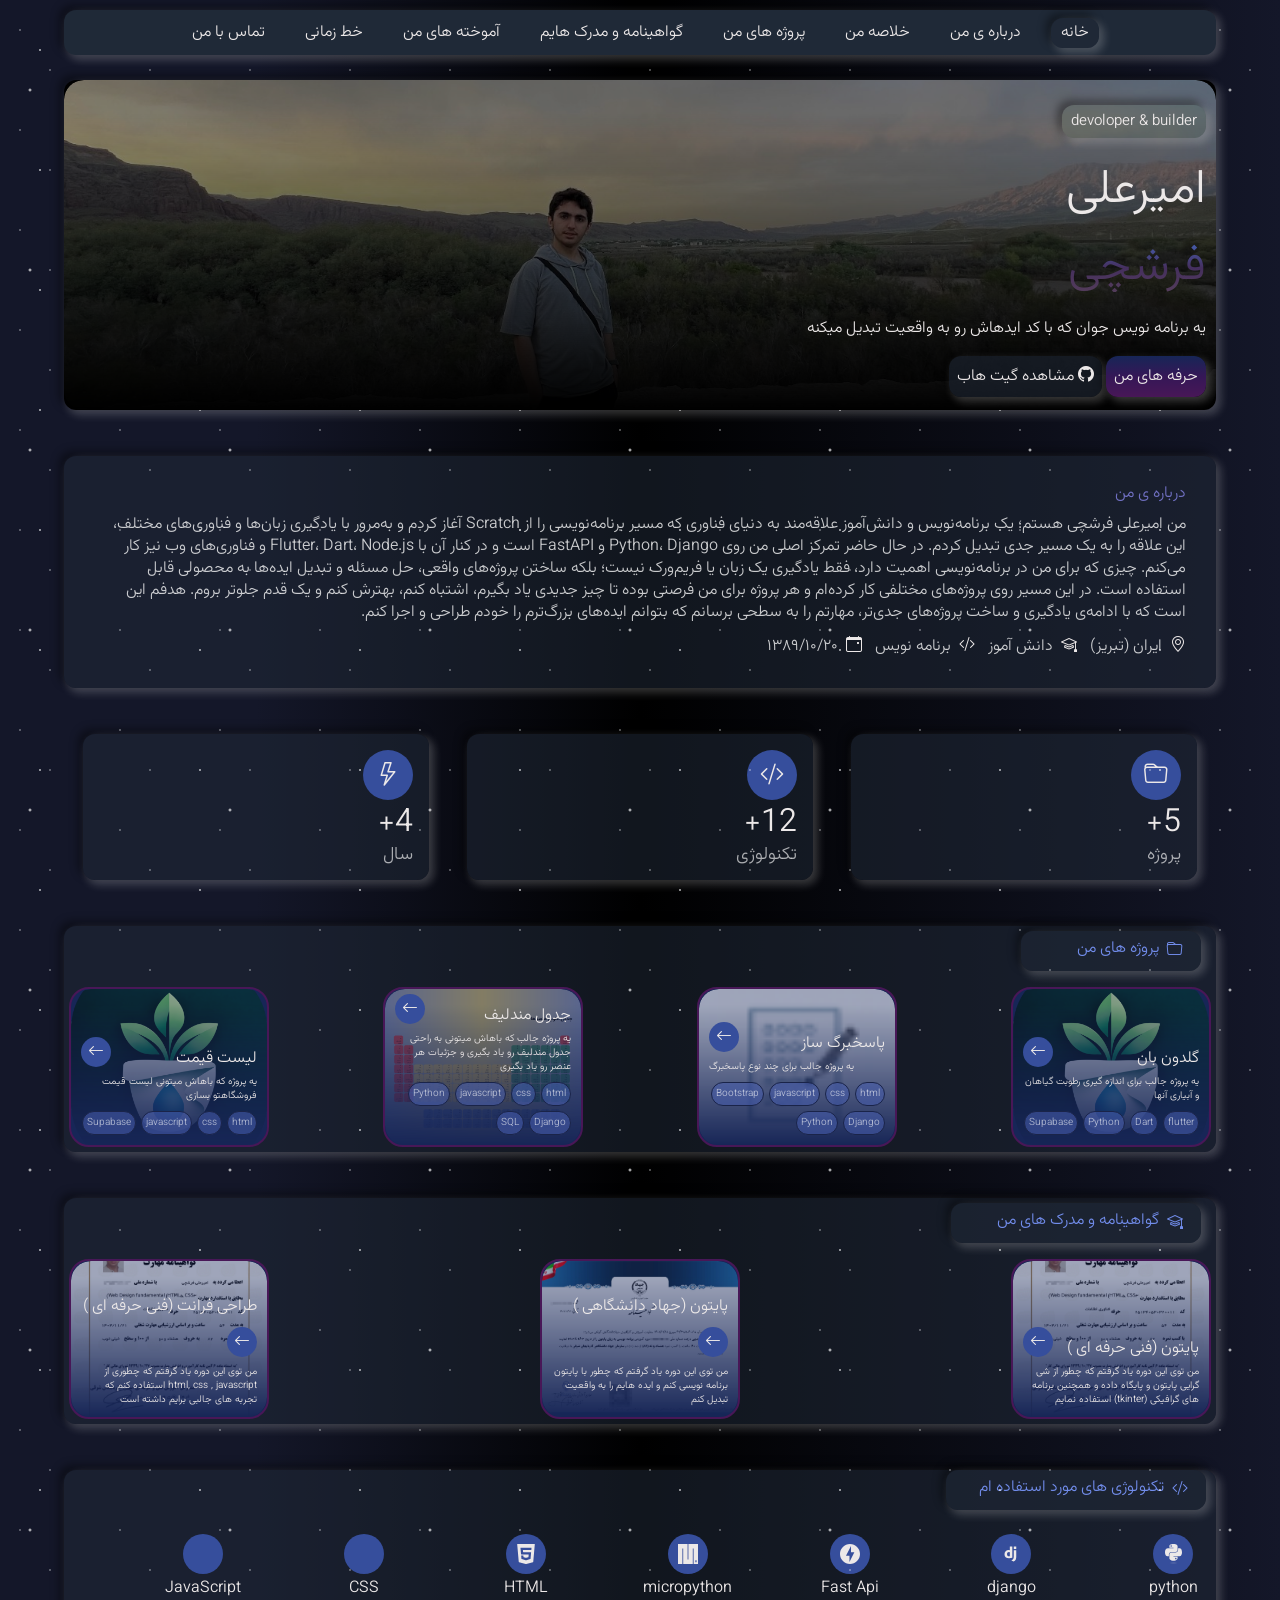
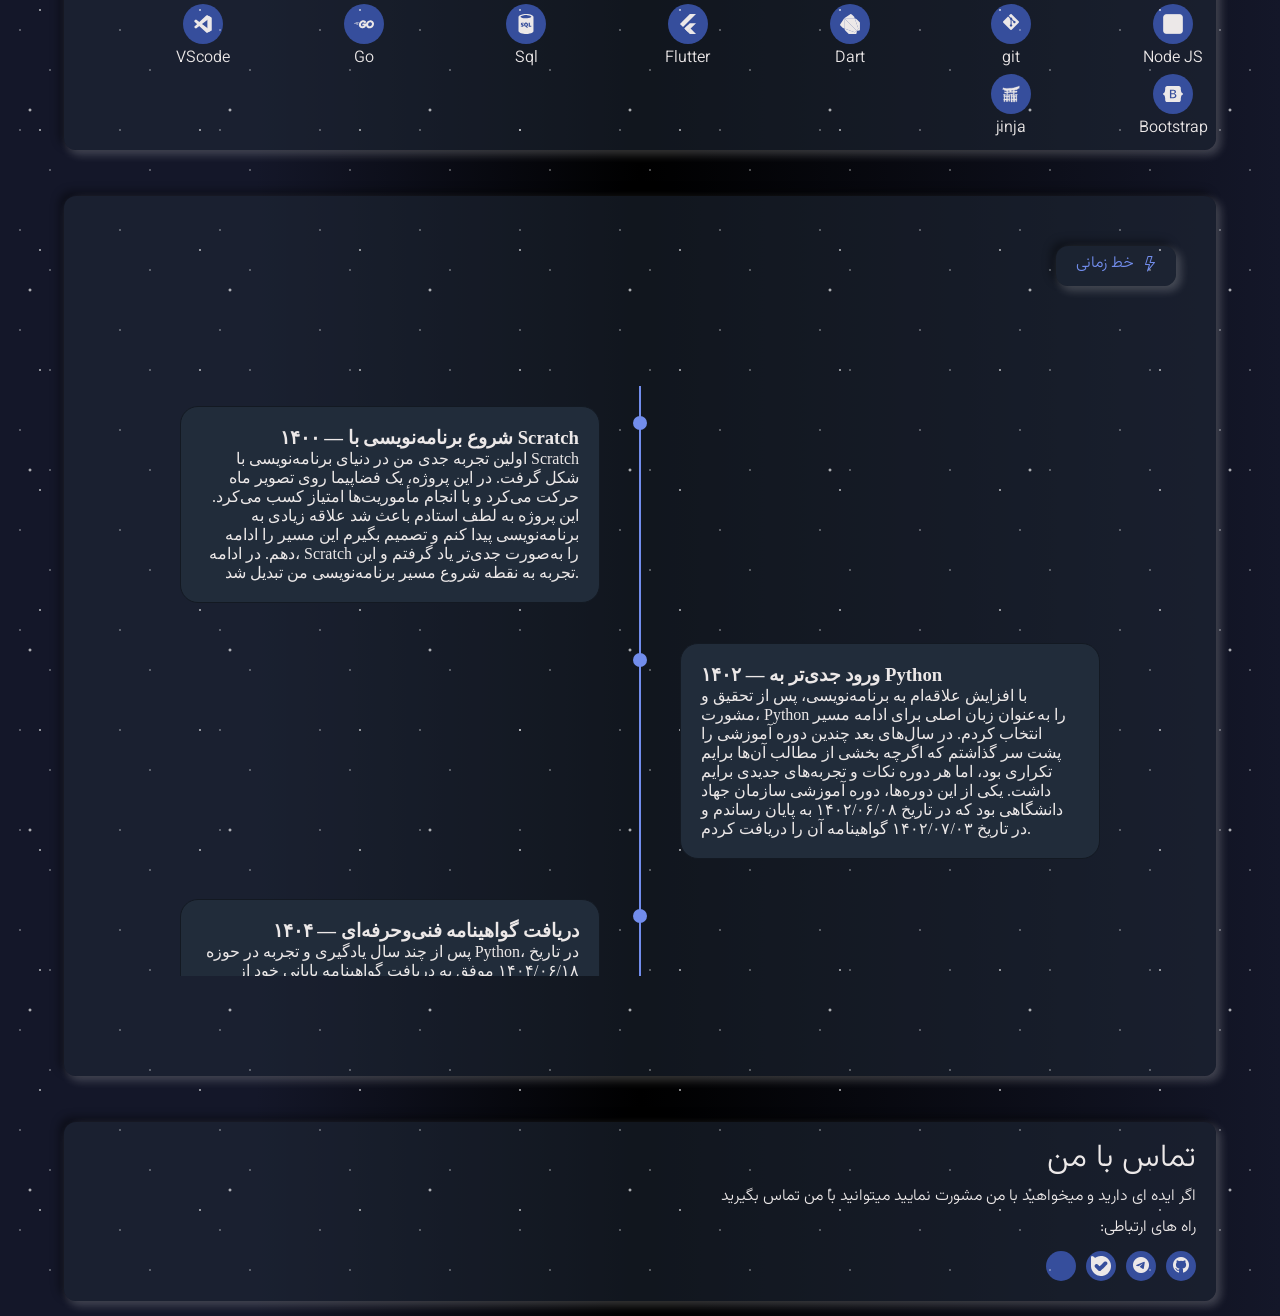
<file: index.html>
<!DOCTYPE html>
<html lang="fa" dir="rtl">

<head>
    <meta charset="UTF-8">
    <meta name="viewport" content="width=device-width, initial-scale=1.0">
    <title>امیرعلی فرشچی برنامه نویس</title>
    <link rel="stylesheet" href="https://cdn.jsdelivr.net/npm/bootstrap-icons@1.13.1/font/bootstrap-icons.min.css">
    <link rel="stylesheet" href="reset.css">
    <link rel="stylesheet" href="style.css">
    <link rel="stylesheet" href="timeline.css">
</head>

<body>
    <div class="stars"></div>
    <nav class="liquid-glass-card now-bar">
        <button class="liquid-glass-card now-buttons" onclick=" nowbottons('hero',this)">خانه</button>
        <button class="now-buttons" onclick=" nowbottons('aboutme',this)">درباره ی من</button>
        <button class="now-buttons" onclick=" nowbottons('summeryofme',this)">خلاصه من</button>
        <button class="now-buttons" onclick=" nowbottons('projects',this)">پروژه های من</button>
        <button class="now-buttons" onclick=" nowbottons('licences',this)">گواهینامه و مدرک هایم</button>
        <button class="now-buttons" onclick=" nowbottons('whatmenow',this)">آموخته های من</button>
        <button class="now-buttons" onclick=" nowbottons('thetimeline',this)">خط زمانی</button>
        <button class="now-buttons" onclick=" nowbottons('callme',this)">تماس با من</button>
    </nav>
    <section id="hero" class="liquid-glass-card shadow" style="--image: url('assest/pictures/picture.jpg')">
        <div class="description">
            <p class="liquid-glass-card badge">devoloper & builder</p>
            <h1>امیرعلی</h1>
            <h1 class="colral">فرشچی</h1>
            <h2>یه برنامه نویس جوان که با کد ایدهاش رو به واقعیت تبدیل میکنه</h2>
            <div class="buttons">
                <a href="#whatmenow" class=" liquid-glass-card color" style="height: 30px;text-decoration: none;">حرفه
                    های من</a>
                <a href="https://github.com/amirali8912-farshchi" class=" liquid-glass-card "
                    style="height: 30px;padding: 8px;text-decoration: none;">
                    <i class="bi bi-github"></i>
                    مشاهده گیت هاب</a>
            </div>
        </div>

    </section>
    <section class="liquid-glass-card" id="aboutme">
        <h3>درباره ی من</h3>
        <p>من امیرعلی فرشچی هستم؛ یک برنامه‌نویس و دانش‌آموز علاقه‌مند به دنیای فناوری که مسیر برنامه‌نویسی را از
            Scratch آغاز کردم و به‌مرور با یادگیری زبان‌ها و فناوری‌های مختلف، این علاقه را به یک مسیر جدی تبدیل کردم.
            در حال حاضر تمرکز اصلی من روی Python، Django و FastAPI است و در کنار آن با Flutter، Dart، Node.js و
            فناوری‌های وب نیز کار می‌کنم. چیزی که برای من در برنامه‌نویسی اهمیت دارد، فقط یادگیری یک زبان یا فریم‌ورک
            نیست؛ بلکه ساختن پروژه‌های واقعی، حل مسئله و تبدیل ایده‌ها به محصولی قابل استفاده است. در این مسیر روی
            پروژه‌های مختلفی کار کرده‌ام و هر پروژه برای من فرصتی بوده تا چیز جدیدی یاد بگیرم، اشتباه کنم، بهترش کنم و
            یک قدم جلوتر بروم. هدفم این است که با ادامه‌ی یادگیری و ساخت پروژه‌های جدی‌تر، مهارتم را به سطحی برسانم که
            بتوانم ایده‌های بزرگ‌ترم را خودم طراحی و اجرا کنم.</p>
        <div class="badges">
            <div class="About-me-badge">
                <i class="bi bi-geo-alt"></i>
                <p>ایران (تبریز)</p>
            </div>
            <div class="About-me-badge"><i></i>
                <i class="bi bi-mortarboard"></i>
                <p>دانش آموز</p>
            </div>
            <div class="About-me-badge"><i></i>
                <i class="bi bi-code-slash"></i>
                <p>برنامه نویس</p>
            </div>
            <div class="About-me-badge"><i></i>
                <i class="bi bi-calendar-event"></i>
                <p>۱۳۸۹/۱۰/۲۰</p>
            </div>
        </div>
    </section>
    <section id="summeryofme">
        <div class="liquid-glass-card summerybox">
            <div class="icon"><i class="bi bi-folder"></i></div>
            <h3>5+</h3>
            <p>پروژه</p>
        </div>
        <div class="liquid-glass-card summerybox">
            <div class="icon"><i class="bi bi-code-slash"></i></div>
            <h3>12+</h3>
            <p>تکنولوژی</p>
        </div>
        <div class="liquid-glass-card summerybox">
            <div class="icon"><i class="bi bi-lightning"></i></div>
            <h3>4+</h3>
            <p>سال</p>
        </div>
    </section>
    <section id="projects" class="projects liquid-glass-card">
        <div class="About-me-badge liquid-glass-card"><i></i>
            <i class="bi bi-folder"></i>
            <h3>پروژه های من</h3>
        </div>
        <div class="row">
            <div class="shadow project" style="--image: url('assest/pictures/goldoonban.png')">
                <div class="row">
                    <h3>گلدون بان</h3>
                    <a href="https://github.com/amirali8912-farshchi/goldoonban" class="icon">
                        <i class="bi bi-arrow-left"></i>
                    </a>
                </div>

                <p>یه پروژه جالب برای اندازه گیری رطوبت گیاهان و آبیاری آنها</p>
                <div class="badges">
                    <div class="badgeprojects">
                        <p>flutter</p>
                    </div>
                    <div class="badgeprojects">
                        <p>Dart</p>
                    </div>
                    <div class="badgeprojects">
                        <p>Python</p>
                    </div>
                    <div class="badgeprojects">
                        <p>Supabase</p>
                    </div>
                </div>
            </div>
            <div class="shadow project" style="--image: url('assest/pictures/answersheet.ico')">
                <div class="row">
                    <h3>پاسخبرگ ساز</h3>
                    <a href="https://github.com/amirali8912-farshchi/answer-sheet" class="icon">
                        <i class="bi bi-arrow-left"></i>
                    </a>
                </div>

                <p>یه پروژه جالب برای چند نوع پاسخبرگ</p>
                <div class="badges">
                    <div class="badgeprojects">
                        <p>html</p>
                    </div>
                    <div class="badgeprojects">
                        <p>css</p>
                    </div>
                    <div class="badgeprojects">
                        <p>javascript</p>
                    </div>
                    <div class="badgeprojects">
                        <p>Bootstrap</p>
                    </div>
                    <div class="badgeprojects">
                        <p>Django</p>
                    </div>
                    <div class="badgeprojects">
                        <p>Python</p>
                    </div>
                </div>
            </div>
            <div class="shadow project" style="--image: url('assest/pictures/mendeleev.png')">
                <div class="row">
                    <h3>جدول مندلیف</h3>
                    <a href="https://github.com/amirali8912-farshchi/mendeleev" class="icon">
                        <i class="bi bi-arrow-left"></i>
                    </a>
                </div>

                <p>یه پروژه جالب که باهاش میتونی به راحتی جدول مندلیف رو یاد بگیری و جزئیات هر عنصر رو یاد بگیری</p>
                <div class="badges">
                    <div class="badgeprojects">
                        <p>html</p>
                    </div>
                    <div class="badgeprojects">
                        <p>css</p>
                    </div>
                    <div class="badgeprojects">
                        <p>javascript</p>
                    </div>
                    <div class="badgeprojects">
                        <p>Python</p>
                    </div>
                    <div class="badgeprojects">
                        <p>Django</p>
                    </div>
                    <div class="badgeprojects">
                        <p>SQL</p>
                    </div>
                </div>
            </div>
            <div class="shadow project" style="--image: url('assest/pictures/goldoonban.png')">
                <div class="row">
                    <h3>لیست قیمت</h3>
                    <a href="https://github.com/amirali8912-farshchi/price" class="icon" github.com/amir>
                        <i class="bi bi-arrow-left"></i>
                    </a>
                </div>

                <p>یه پروژه که باهاش میتونی لیست قیمت فروشگاهتو بسازی</p>
                <div class="badges">
                    <div class="badgeprojects">
                        <p>html</p>
                    </div>
                    <div class="badgeprojects">
                        <p>css</p>
                    </div>
                    <div class="badgeprojects">
                        <p>javascript</p>
                    </div>
                    <div class="badgeprojects">
                        <p>Supabase</p>
                    </div>
                </div>
            </div>
        </div>
    </section>
    <section id="licences" class="projects liquid-glass-card">
        <div class="About-me-badge liquid-glass-card"><i></i>
            <i class="bi bi-mortarboard"></i>
            <h3>گواهینامه و مدرک های من</h3>
        </div>
        <div class="row">
            <div class="shadow project" style="--image: url('assest/pictures/license-1.jpg')">
                <div class="row">
                    <h3>پایتون (فنی حرفه ای )</h3>
                    <a href="assest/pictures/license-1.jpg" class="icon">
                        <i class="bi bi-arrow-left"></i>
                    </a>
                </div>

                <p>من توی این دوره یاد گرفتم که چطور از شی گرایی پایتون و پایگاه داده و همچنین برنامه های گرافیکی
                    (tkinter) استفاده نمایم</p>
            </div>
            <div class="shadow project" style="--image: url('assest/pictures/license-3.png')">
                <div class="row">
                    <h3>پایتون (جهاد دانشگاهی )</h3>
                    <a href="assest/pictures/license-3.png" class="icon">
                        <i class="bi bi-arrow-left"></i>
                    </a>
                </div>

                <p>من توی این دوره یاد گرفتم که چطور با پایتون برنامه نویسی کنم و ایده هایم را به واقعیت تبدیل کنم</p>
            </div>
            <div class="shadow project" style="--image: url('assest/pictures/license-2.jpg')">
                <div class="row">
                    <h3>طراحی فرانت (فنی حرفه ای )</h3>
                    <a href="assest/pictures/license-2.jpg" class="icon">
                        <i class="bi bi-arrow-left"></i>
                    </a>
                </div>

                <p>من توی این دوره یاد گرفتم که چطوری از html, css , javascript استفاده کنم که تجربه های جالبی برایم
                    داشته است</p>
            </div>
        </div>
    </section>
    <section class="liquid-glass-card" id="whatmenow">
        <div class="About-me-badge liquid-glass-card"><i></i>
            <i class="bi bi-code-slash"></i>
            <h3>تکنولوژی های مورد استفاده ام</h3>
        </div>
        <div class="grid">


            <div class="skill">
                <div class="icon">
                    <i class="bi bi-python"></i>
                </div>
                <p>python</p>
            </div>
            <div class="skill">
                <div class="icon">
                    <i class="bi bi-django"></i>
                </div>
                <p>django</p>
            </div>
            <div class="skill">
                <div class="icon">
                    <i class="bi bi-fastapi"></i>
                </div>
                <p>Fast Api</p>
            </div>
            <div class="skill">
                <div class="icon">
                    <i class="bi bi-micropython"></i>
                </div>
                <p>micropython</p>
            </div>
            <div class="skill">
                <div class="icon">
                    <i class="bi bi-html"></i>
                </div>
                <p>HTML</p>
            </div>
            <div class="skill">
                <div class="icon">
                    <i class="bi bi-css"></i>
                </div>
                <p>CSS</p>
            </div>
            <div class="skill">
                <div class="icon">
                    <i class="bi bi-javascript"></i>
                </div>
                <p>JavaScript</p>
            </div>
            <div class="skill">
                <div class="icon">
                    <i class="bi bi-nodejs"></i>
                </div>
                <p>Node JS</p>
            </div>
            <div class="skill">
                <div class="icon">
                    <i class="bi bi-git"></i>
                </div>
                <p>git</p>
            </div>
            <div class="skill">
                <div class="icon">
                    <i class="bi bi-dart"></i>
                </div>
                <p>Dart</p>
            </div>
            <div class="skill">
                <div class="icon">
                    <i class="bi bi-flutter"></i>
                </div>
                <p>Flutter</p>
            </div>
            <div class="skill">
                <div class="icon">
                    <i class="bi bi-sql"></i>
                </div>
                <p>Sql</p>
            </div>
            <div class="skill">
                <div class="icon">
                    <i class="bi bi-go"></i>
                </div>
                <p>Go</p>
            </div>
            <div class="skill">
                <div class="icon">
                    <i class="bi bi-vscode"></i>
                </div>
                <p>VScode</p>
            </div>
            <div class="skill">
                <div class="icon">
                    <i class="bi bi-bootstrap-my"></i>
                </div>
                <p>Bootstrap</p>
            </div>
            <div class="skill">
                <div class="icon">
                    <i class="bi bi-jinja"></i>
                </div>
                <p>jinja</p>
            </div>
        </div>
    </section>
    <section class="liquid-glass-card" id="thetimeline">
        <div class="About-me-badge liquid-glass-card"><i></i>
            <i class="bi bi-lightning"></i>
            <h3>خط زمانی</h3>
        </div>



        <iframe src="timeline.html" class="timeline" frameborder="0"></iframe>
    </section>
    <section class="liquid-glass-card" id="callme">
        <h1>تماس با من</h1>
        <p>اگر ایده ای دارید و میخواهید با من مشورت نمایید میتوانید با من تماس بگیرید</p>
        <h2>راه های ارتباطی:</h2>
        <div class="socialmedia">
            <a href="https://github.com/amirali8912-farshchi" class="icon"><i class="bi bi-github"></i></a>
            <a href="t.me/amirali_farshchi" class="icon"> <i class="bi bi-telegram"></i></a>
            <a href="t.me/amirali_farshchi" class="icon"><i class="bi bi-bale"></i></a>
            <a class="icon"></a>
        </div>
    </section>
    <script src="script.js"></script>
</body>

</html>
</file>
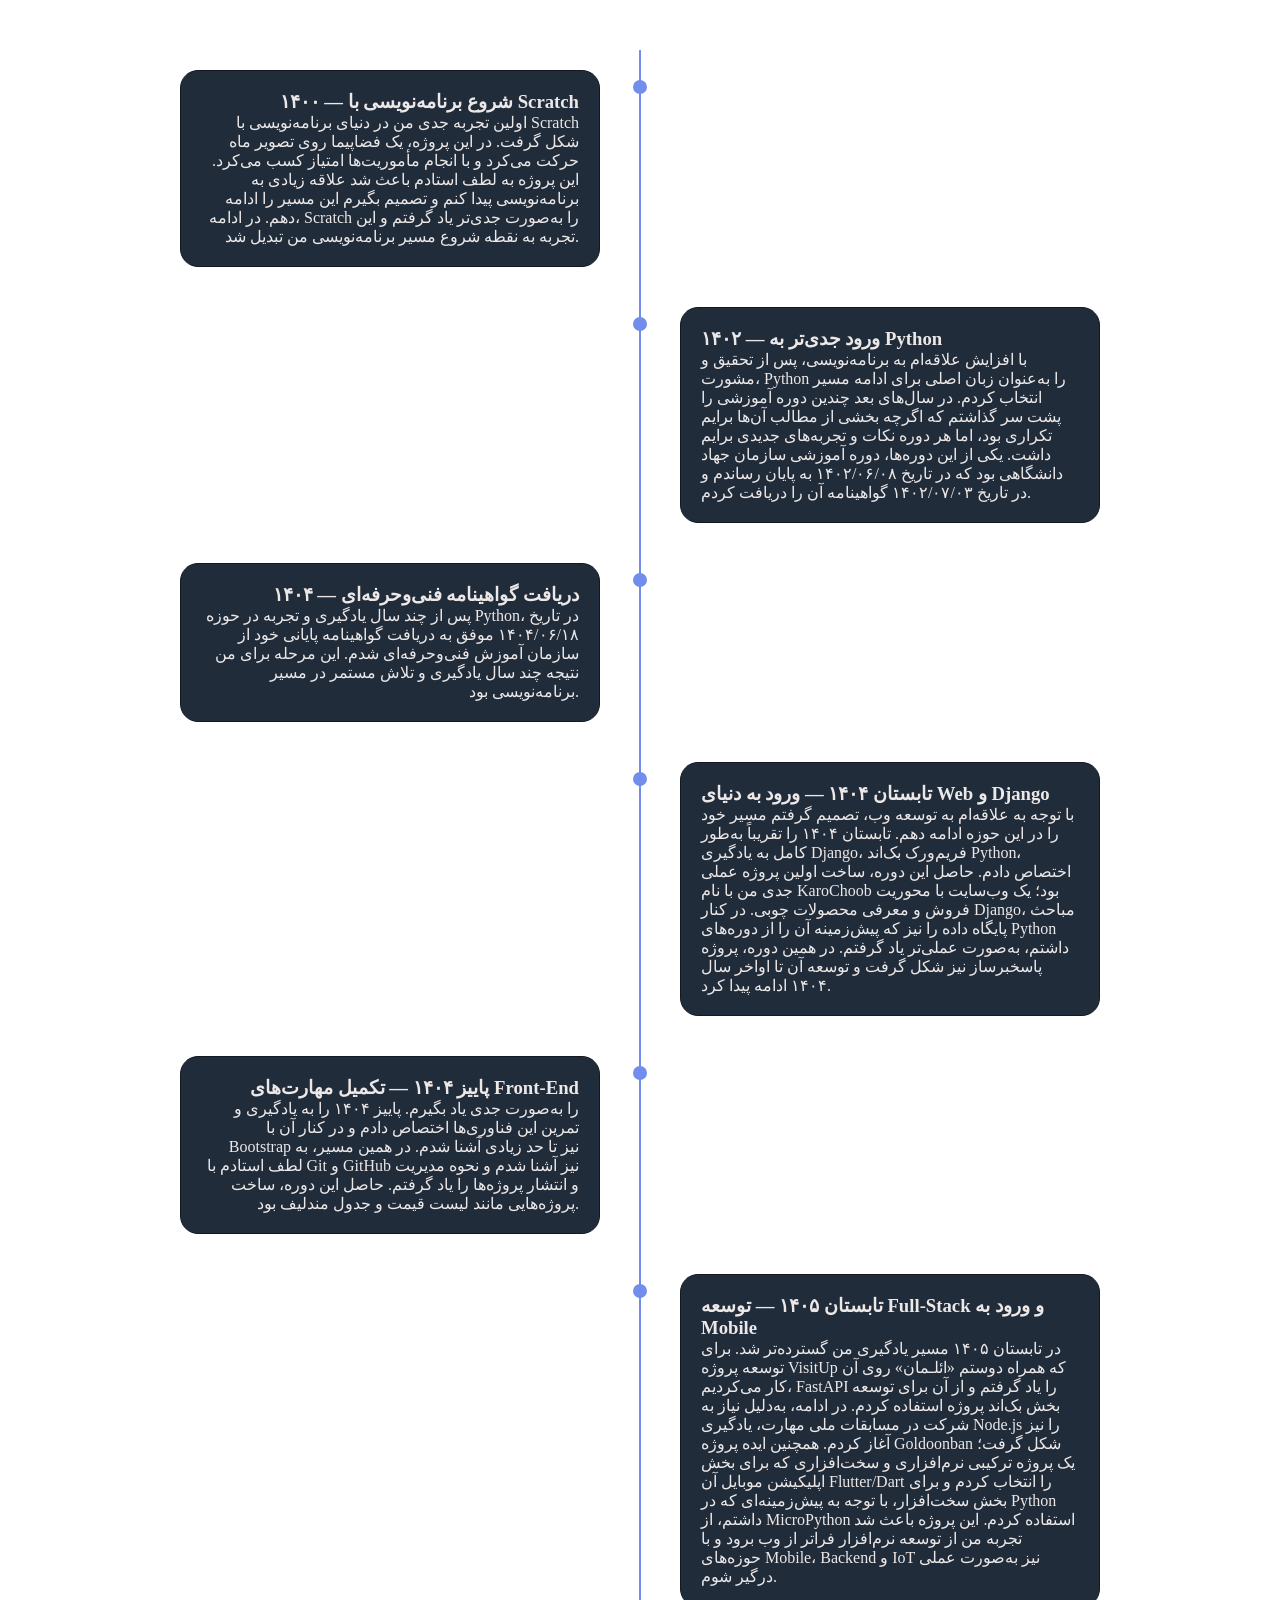
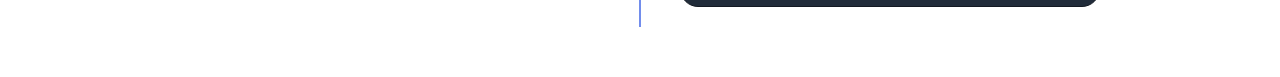
<file: timeline.html>
<!DOCTYPE html>
<html lang="en">

<head>
    <meta charset="UTF-8">
    <meta name="viewport" content="width=device-width, initial-scale=1.0">
    <title>timeline</title>
    <link rel="stylesheet" href="timeline.css">
</head>

<body>

    <div class="timeline">

        <div class="timeline-item">
            <div class="timeline-dot"></div>
            <div class="timeline-content">
                <h3>۱۴۰۰ — شروع برنامه‌نویسی با Scratch</h3>
                <p>اولین تجربه جدی من در دنیای برنامه‌نویسی با Scratch شکل گرفت. در این پروژه، یک فضاپیما روی تصویر
                        ماه
                        حرکت می‌کرد و با انجام مأموریت‌ها امتیاز کسب می‌کرد. این پروژه به لطف استادم باعث شد علاقه زیادی
                        به
                        برنامه‌نویسی پیدا کنم و تصمیم بگیرم این مسیر را ادامه دهم. در ادامه، Scratch را به‌صورت جدی‌تر
                        یاد
                        گرفتم و این تجربه به نقطه شروع مسیر برنامه‌نویسی من تبدیل شد.</p>
            </div>
        </div>
        <div class="timeline-item">
            <div class="timeline-dot"></div>
            <div class="timeline-content">
                <h3>۱۴۰۲ — ورود جدی‌تر به Python</h3>
                <p>با افزایش علاقه‌ام به برنامه‌نویسی، پس از تحقیق و مشورت، Python را به‌عنوان زبان اصلی برای ادامه مسیر انتخاب کردم. در سال‌های بعد چندین دوره آموزشی را پشت سر گذاشتم که اگرچه بخشی از مطالب آن‌ها برایم تکراری بود، اما هر دوره نکات و تجربه‌های جدیدی برایم داشت.

یکی از این دوره‌ها، دوره آموزشی سازمان جهاد دانشگاهی بود که در تاریخ ۱۴۰۲/۰۶/۰۸ به پایان رساندم و در تاریخ ۱۴۰۲/۰۷/۰۳ گواهینامه آن را دریافت کردم.
</p>
            </div>
        </div>
        <div class="timeline-item">
            <div class="timeline-dot"></div>
            <div class="timeline-content">
                <h3>۱۴۰۴ — دریافت گواهینامه فنی‌وحرفه‌ای</h3>
                <p>پس از چند سال یادگیری و تجربه در حوزه Python، در تاریخ ۱۴۰۴/۰۶/۱۸ موفق به دریافت گواهینامه پایانی
                        خود
                        از سازمان آموزش فنی‌وحرفه‌ای شدم. این مرحله برای من نتیجه چند سال یادگیری و تلاش مستمر در مسیر
                        برنامه‌نویسی بود.</p>
            </div>
        </div>
        <div class="timeline-item">
            <div class="timeline-dot"></div>
            <div class="timeline-content">
                <h3>تابستان ۱۴۰۴ — ورود به دنیای Web و Django</h3>
                <p>با توجه به علاقه‌ام به توسعه وب، تصمیم گرفتم مسیر خود را در این حوزه ادامه دهم. تابستان ۱۴۰۴ را تقریباً به‌طور کامل به یادگیری Django، فریم‌ورک بک‌اند Python، اختصاص دادم.

حاصل این دوره، ساخت اولین پروژه عملی جدی من با نام KaroChoob بود؛ یک وب‌سایت با محوریت فروش و معرفی محصولات چوبی. در کنار Django، مباحث پایگاه داده را نیز که پیش‌زمینه آن را از دوره‌های Python داشتم، به‌صورت عملی‌تر یاد گرفتم.

در همین دوره، پروژه پاسخبرساز نیز شکل گرفت و توسعه آن تا اواخر سال ۱۴۰۴ ادامه پیدا کرد.</p>
            </div>
        </div>
        <div class="timeline-item">
            <div class="timeline-dot"></div>
            <div class="timeline-content">
                <h3> پاییز ۱۴۰۴ — تکمیل مهارت‌های Front-End</h3>
                <p>را به‌صورت جدی یاد بگیرم. پاییز ۱۴۰۴ را به یادگیری و تمرین این فناوری‌ها اختصاص دادم و در کنار آن با Bootstrap نیز تا حد زیادی آشنا شدم.

در همین مسیر، به لطف استادم با Git و GitHub نیز آشنا شدم و نحوه مدیریت و انتشار پروژه‌ها را یاد گرفتم.

حاصل این دوره، ساخت پروژه‌هایی مانند لیست قیمت و جدول مندلیف بود.</p>
            </div>
        </div>
        <div class="timeline-item">
            <div class="timeline-dot"></div>
            <div class="timeline-content">
                <h3>تابستان ۱۴۰۵ — توسعه Full-Stack و ورود به Mobile</h3>
                                <p>
در تابستان ۱۴۰۵ مسیر یادگیری من گسترده‌تر شد. برای توسعه پروژه VisitUp که همراه دوستم «ائلـمان» روی آن کار می‌کردیم، FastAPI را یاد گرفتم و از آن برای توسعه بخش بک‌اند پروژه استفاده کردم.

در ادامه، به‌دلیل نیاز به شرکت در مسابقات ملی مهارت، یادگیری Node.js را نیز آغاز کردم.

همچنین ایده پروژه Goldoonban شکل گرفت؛ یک پروژه ترکیبی نرم‌افزاری و سخت‌افزاری که برای بخش اپلیکیشن موبایل آن Flutter/Dart را انتخاب کردم و برای بخش سخت‌افزار، با توجه به پیش‌زمینه‌ای که در Python داشتم، از MicroPython استفاده کردم.

این پروژه باعث شد تجربه من از توسعه نرم‌افزار فراتر از وب برود و با حوزه‌های Mobile، Backend و IoT نیز به‌صورت عملی درگیر شوم.</p>
            </div>
        </div>
        

        

    </div>
</body>

</html>
</file>
<file: style.css>
@font-face {
    font-family: 'vazirmatn';
    src: url('assest/fonts/Vazirmatn-Light.ttf');
}

* {
    margin: 0;
    padding: 0;
    box-sizing: border-box;
    color: #ece8e8;
    font-family: 'vazirmatn';
}

body {
    margin-bottom: 15px;
    position: relative;
    inset: 0;
    /* height: 100vh; */
    width: 100vw;
    gap: 46px;
    display: flex;
    flex-direction: column;
    /* justify-content: center; */
    align-items: center;
    overflow-y: scroll;
    overflow-x: hidden;
    background: linear-gradient(90deg, #141729 20%, #000000 50%, #141729 100%);
    font-size: min(100vw\1920, 100vh\720);
}


.stars {
    position: absolute;
    inset: 0;
    background-image: radial-gradient(1px 1px at 20px 30px, #fff, transparent),
        radial-gradient(0.5px 0.5px at 40px 50px, #fff, transparent),
        radial-gradient(1.5px 1.5px at 40px 50px, #fff, transparent),
        radial-gradient(1px 1px at 50px 70px, #fff, transparent),
        radial-gradient(2px 2px at 30px 90px, #fff, transparent);
    background-size: 100px 100px, 140px 130px, 160px 120px, 100px 100px, 200px 180px;
    animation: thestars 4s ease-in-out infinite;
}

.now-buttons {
    margin-left: 10px;
    margin-right: 10px;
    display: flex;
    z-index: 1;
    background: transparent;
    align-items: center;
    text-align: center;
    color: #ece8e8;
    text-decoration: none;
    height: 30px;
    padding: 0 10px 0 10px;
}

.About-me-badge {
    display: flex;
    gap: 8px;
}

button {
    all: unset;
    cursor: pointer;
}

#summeryofme {
    width: 90%;
    display: flex;
    justify-content: space-around;
    flex-direction: row;
}

#summeryofme .icon {
    width: 50px;
    height: 50px;
    display: flex;
    flex-direction: row;
    align-items: center;
    justify-content: center;
}

#summeryofme .icon i {
    font-size: x-large;
}

.item {
    text-align: end;
    width: 100%;
}

#licences .About-me-badge {
    height: 40px;
    color: #728dec;
    width: 250px;
    margin-bottom: 10px;
    margin-right: 10px;
    padding: 10px;
}

#licences .About-me-badge i,
#licences .About-me-badge h3 {
    color: #728dec;

}

#projects .About-me-badge {
    height: 40px;
    color: #728dec;
    width: 180px;
    margin-bottom: 10px;
    margin-right: 10px;
    padding: 10px;
}

#projects .About-me-badge i,
#projects .About-me-badge h3 {
    color: #728dec;

}

#whatmenow .About-me-badge {
    height: 40px;
    color: #728dec;
    width: 260px;
    margin-bottom: 10px;
    margin-right: 10px;
    padding: 10px;
}

#whatmenow .About-me-badge i,
#whatmenow .About-me-badge h3 {
    color: #728dec;

}

#thetimeline .About-me-badge {
    height: 40px;
    color: #728dec;
    width: 120px;
    /* margin-bottom: 90px; */
    /* margin-right: 10px; */
    margin-left: calc(100% - 110px);
    padding: 10px;
}

#thetimeline .About-me-badge i,
#thetimeline .About-me-badge h3 {
    color: #728dec;

}

pre,
.information p {
    line-height: 20px;
}

pre {
    white-space: pre-wrap;
    overflow-wrap: break-word;

}

#hero {
    background-color: #000000;
    margin-top: 80px;
    display: flex;
    justify-content: space-between;
    align-items: center;
    width: 90%;
    height: 330px;
    padding: 10px;
}

.badges {
    display: flex;
    gap: 5px;
    /* justify-content: space-between; */
    flex-direction: row;
    flex-wrap: wrap;
    width: 100%;
}

#aboutme {
    gap: 12px;
    display: flex;
    flex-direction: column;
    justify-content: space-between;
    /* align-items: end; */
    width: 90%;
    min-height: 150px;
    height: fit-content;
    padding: 30px;
}

#aboutme p {
    /* text-align: end; */
    /* row-gap: 6px; */
    line-height: 22px;
    /* color: ; */
    color: #ffffffc5;
}

#aboutme h3 {
    color: rgb(113, 113, 196);
}

.logo {
    display: flex;
    flex-direction: row;
    height: fit-content;
}

.avatarhero {
    width: 130px;
    object-fit: cover;
    height: 130px;
    /* box-shadow: ; */
    border-radius: 50%;
}

.summerybox {
    width: 30%;
    height: fit-content;
    padding: 16px;
    display: flex;
    flex-direction: column;
    gap: 7px;
}

.summerybox h3 {
    font-size: xx-large;
}

.summerybox p {
    color: #ffffffa4;
    font-size: large;
}

.mylearnedsinhero {
    width: 130px;
    height: 180px;
    padding: 16px;
    margin-right: 10px;
    display: flex;
    flex-direction: column;
    justify-content: space-around;
    align-items: baseline;
}

.colral {
    background: linear-gradient(#465cac, #452f5e, #533c5a);

    -webkit-background-clip: text;
    background-clip: text;

    -webkit-text-fill-color: transparent;
    color: transparent;
}

.color {
    background: linear-gradient(#172657, #351757, #481757) !important;
    padding: 8px;
}

@keyframes thestars {
    0% {
        background-image: radial-gradient(1px 1px at 20px 30px, #fff, transparent),
            radial-gradient(0.5px 0.5px at 40px 50px, #fff, transparent),
            radial-gradient(1.5px 1.5px at 40px 50px, #fff, transparent),
            radial-gradient(1px 1px at 50px 70px, #fff, transparent),
            radial-gradient(2px 2px at 30px 90px, #fff, transparent);
    }

    20% {
        background-image: radial-gradient(1.2px 1.3px at 20px 30px, #fff, transparent),
            radial-gradient(0.5px 0.5px at 40px 50px, #fff, transparent),
            radial-gradient(1.5px 1.5px at 40px 50px, #fff, transparent),
            radial-gradient(0.7px 0.7px at 50px 70px, #fff, transparent),
            radial-gradient(2px 2px at 30px 90px, #fff, transparent);
    }

    45% {
        background-image: radial-gradient(1px 1px at 20px 30px, #fff, transparent),
            radial-gradient(0.9px 0.9px at 40px 50px, #fff, transparent),
            radial-gradient(1px 1px at 40px 50px, #fff, transparent),
            radial-gradient(1px 1px at 50px 70px, #fff, transparent),
            radial-gradient(1.4px 1.4px at 30px 90px, #fff, transparent);
    }

    70% {
        background-image: radial-gradient(0.7px 0.7px at 20px 30px, #fff, transparent),
            radial-gradient(0.5px 0.5px at 40px 50px, #fff, transparent),
            radial-gradient(1.8px 1.8px at 40px 50px, #fff, transparent),
            radial-gradient(1.3px 1.3px at 50px 70px, #fff, transparent),
            radial-gradient(1.7px 1.7px at 30px 90px, #fff, transparent);
    }

    100% {
        background-image: radial-gradient(1px 1px at 20px 30px, #fff, transparent),
            radial-gradient(0.5px 0.5px at 40px 50px, #fff, transparent),
            radial-gradient(1.5px 1.5px at 40px 50px, #fff, transparent),
            radial-gradient(1px 1px at 50px 70px, #fff, transparent),
            radial-gradient(2px 2px at 30px 90px, #fff, transparent);
    }
}

.now-bar {
    z-index: 10;
    display: flex;
    justify-content: center;
    background: #1f2937 !important;
    align-items: center;
    width: 90%;
    /* margin-bottom: 46px; */
    height: 45px;
    position: fixed !important;
    top: 10px;
}

.description {
    display: flex;
    justify-content: space-around;
    flex-direction: column;
    margin-left: 10px;
    height: 100%;
}

h1 {
    font-size: xxx-large;
}

.badge {
    font-size: 15px;
    width: fit-content;
    padding: 9px;
    background: rgba(83, 124, 67, 0.1) !important;
}

#projects,
#licences {
    gap: 6px;

    width: 90%;
    /* height: 180px; */
    padding: 5px;
    display: flex;
    justify-content: space-between;
    flex-direction: row;
    flex-wrap: wrap;
    overflow-wrap: anywhere;
}

#whatmenow {
    width: 90%;
    min-height: 60px;
    display: flex;
    flex-direction: column;
}

.grid {
    width: 100%;
    min-height: 60px;
    display: grid;
    padding: 10px;
    grid-template-columns: repeat(7, 1fr);
}

.skill {
    width: 66px;
    height: 70px;
    display: flex;
    flex-direction: column;
    justify-content: space-around;
    align-items: center;
}

.skill .icon {
    width: 40px;
    height: 40px;
}

.shadow {
    z-index: 1;
    background: #172657;
    position: relative;

}

.row {
    width: 100%;
    display: flex;
    flex-wrap: wrap;
    gap: 12px;
    justify-content: space-between;
    flex-direction: row;
    align-items: end;
}

.icon {
    width: 30px;
    height: 30px;
    display: flex;
    justify-content: center;
    align-items: center;
    border-radius: 50%;
    background-color: #364e9c;
}

.badgeprojects {
    padding: 4px;
    border: #1a2449 1px solid;
    width: fit-content;
    height: fit-content;
    border-radius: 20px;
    background-color: #465cac96;
}

.badgeprojects p {
    font-size: x-small;
    color: #ffffff9c;
}

.project {
    width: 200px;
    padding: 10px;
    gap: 8px;
    display: flex;
    justify-content: end;

    flex-direction: column;
    align-items: baseline;
    border-radius: 20px;
    border: #481757 2px solid;
    height: 160px;
}

.project h3 {
    /* width: 100%; */
    text-align: start;


}

.project p {
    font-size: x-small;
    line-height: 14px;
}

.shadow::before {
    content: "";
    position: absolute;
    inset: 0;
    padding: 30px;
    border-radius: 20px;

    background: var(--image) center 55% / cover no-repeat;

    -webkit-mask-image: linear-gradient(to bottom,
            rgba(36, 34, 34, 0.37) 10%,
            transparent 100%);

    mask-image: linear-gradient(to bottom,
            rgba(36, 34, 34, 0.588) 10%,
            transparent 100%);

    z-index: -1;
}

#thetimeline {
    /* overflow-y: scroll; */
    width: 90%;
    min-height: 700px;
    display: flex;
    justify-content: space-between;
    align-items: end;
    flex-direction: column;
    padding: 50px;
}
/* 
#thetimeline .timeline {
    width: 100%;
    display: flex;
    justify-content: space-between;
    align-items: end;
    flex-direction: row;
} */

/* .line {
    position: relative;
    border-radius: 3px;
    width: 3px;
    height: 1430px;
    background-color: #0095ec;
}

.information {
    padding: 7px;
    position: absolute;
    width: 100%;
    transform: translateY(-40%);
}

.line span {
    position: absolute;
    left: -4px;
    width: 12px;
    height: 12px;
    border-radius: 50%;
    background-color: #0095ec;
    box-shadow: -1px -1px 4px 4px #c74be025;
}

.informations {
    position: relative;
    width: calc(100% - 10px);
    height: 1430px;
    box-shadow: none;
    background-color: #351757;
} */


.timeline {
    width: 100%;
    
    min-height: 640px;
    overflow-y: scroll; 
    max-width: 1000px;
    margin: 50px auto;
}


.socialmedia {
    display: flex;
    flex-direction: row;
    gap: 10px;
}

#callme {
    width: 90%;
    min-height: 150px;
    padding: 20px;
    display: flex;
    justify-content: space-around;
    gap: 15px;
    flex-direction: column;
}

#callme h1 {
    font-size: xx-large;
}


.bi-fastapi {
    display: inline-block;
    width: 20px;
    height: 20px;
    vertical-align: -0.125em;
    background-color: currentColor;
    mask-image: url('assest/skilslogos/fastapi-svgrepo-com.svg');
    mask-repeat: no-repeat;
    mask-position: center;
    mask-size: contain;
    -webkit-mask-image: url('assest/skilslogos/fastapi-svgrepo-com.svg');
    -webkit-mask-repeat: no-repeat;
    -webkit-mask-position: center;
    -webkit-mask-size: contain;
}

.bi-vscode {
    display: inline-block;
    width: 20px;
    height: 20px;
    vertical-align: -0.125em;
    background-color: currentColor;
    mask-image: url('assest/skilslogos/vscode-svgrepo-com.svg');
    mask-repeat: no-repeat;
    mask-position: center;
    mask-size: contain;
    -webkit-mask-image: url('assest/skilslogos/vscode-svgrepo-com.svg');
    -webkit-mask-repeat: no-repeat;
    -webkit-mask-position: center;
    -webkit-mask-size: contain;
}

.bi-sql {
    display: inline-block;
    width: 20px;
    height: 20px;
    vertical-align: -0.125em;
    background-color: currentColor;
    mask-image: url('assest/skilslogos/sql-database-generic-svgrepo-com.svg');
    mask-repeat: no-repeat;
    mask-position: center;
    mask-size: contain;
    -webkit-mask-image: url('assest/skilslogos/sql-database-generic-svgrepo-com.svg');
    -webkit-mask-repeat: no-repeat;
    -webkit-mask-position: center;
    -webkit-mask-size: contain;
}

.bi-python {
    display: inline-block;
    width: 20px;
    height: 20px;
    vertical-align: -0.125em;
    background-color: currentColor;
    mask-image: url('assest/skilslogos/python-logo-only.svg');
    mask-repeat: no-repeat;
    mask-position: center;
    mask-size: contain;
    -webkit-mask-image: url('assest/skilslogos/python-logo-only.svg');
    -webkit-mask-repeat: no-repeat;
    -webkit-mask-position: center;
    -webkit-mask-size: contain;
}

.bi-nodejs {
    display: inline-block;
    width: 20px;
    height: 20px;
    vertical-align: -0.125em;
    background-color: currentColor;
    mask-image: url('assest/skilslogos/nodejs-svgrepo-com.svg');
    mask-repeat: no-repeat;
    mask-position: center;
    mask-size: contain;
    -webkit-mask-image: url('assest/skilslogos/nodejs-svgrepo-com.svg');
    -webkit-mask-repeat: no-repeat;
    -webkit-mask-position: center;
    -webkit-mask-size: contain;
}

.bi-micropython {
    display: inline-block;
    width: 20px;
    height: 20px;
    vertical-align: -0.125em;
    background-color: currentColor;
    mask-image: url('assest/skilslogos/MicroPython_new_logo.svg');
    mask-repeat: no-repeat;
    mask-position: center;
    mask-size: contain;
    -webkit-mask-image: url('assest/skilslogos/MicroPython_new_logo.svg');
    -webkit-mask-repeat: no-repeat;
    -webkit-mask-position: center;
    -webkit-mask-size: contain;
}

.bi-jinja {
    display: inline-block;
    width: 20px;
    height: 20px;
    vertical-align: -0.125em;
    background-color: currentColor;
    mask-image: url('assest/skilslogos/jinja-svgrepo-com.svg');
    mask-repeat: no-repeat;
    mask-position: center;
    mask-size: contain;
    -webkit-mask-image: url('assest/skilslogos/jinja-svgrepo-com.svg');
    -webkit-mask-repeat: no-repeat;
    -webkit-mask-position: center;
    -webkit-mask-size: contain;
}

.bi-javascript-my {
    display: inline-block;
    width: 20px;
    height: 20px;
    vertical-align: -0.125em;
    background-color: currentColor;
    mask-image: url('assest/skilslogos/javascript-logo-svgrepo-com.svg');
    mask-repeat: no-repeat;
    mask-position: center;
    mask-size: contain;
    -webkit-mask-image: url('assest/skilslogos/javascript-logo-svgrepo-com.svg');
    -webkit-mask-repeat: no-repeat;
    -webkit-mask-position: center;
    -webkit-mask-size: contain;
}

.bi-html {
    display: inline-block;
    width: 20px;
    height: 20px;
    vertical-align: -0.125em;
    background-color: currentColor;
    mask-image: url('assest/skilslogos/html5-svgrepo-com.svg');
    mask-repeat: no-repeat;
    mask-position: center;
    mask-size: contain;
    -webkit-mask-image: url('assest/skilslogos/html5-svgrepo-com.svg');
    -webkit-mask-repeat: no-repeat;
    -webkit-mask-position: center;
    -webkit-mask-size: contain;
}

.bi-go {
    display: inline-block;
    width: 20px;
    height: 20px;
    vertical-align: -0.125em;
    background-color: currentColor;
    mask-image: url('assest/skilslogos/go-svgrepo-com.svg');
    mask-repeat: no-repeat;
    mask-position: center;
    mask-size: contain;
    -webkit-mask-image: url('assest/skilslogos/go-svgrepo-com.svg');
    -webkit-mask-repeat: no-repeat;
    -webkit-mask-position: center;
    -webkit-mask-size: contain;
}

.bi-git-my {
    display: inline-block;
    width: 20px;
    height: 20px;
    vertical-align: -0.125em;
    background-color: currentColor;
    mask-image: url('assest/skilslogos/git-svgrepo-com.svg');
    mask-repeat: no-repeat;
    mask-position: center;
    mask-size: contain;
    -webkit-mask-image: url('assest/skilslogos/git-svgrepo-com.svg');
    -webkit-mask-repeat: no-repeat;
    -webkit-mask-position: center;
    -webkit-mask-size: contain;
}

.bi-flutter {
    display: inline-block;
    width: 20px;
    height: 20px;
    vertical-align: -0.125em;
    background-color: currentColor;
    mask-image: url('assest/skilslogos/flutter-svgrepo-com.svg');
    mask-repeat: no-repeat;
    mask-position: center;
    mask-size: contain;
    -webkit-mask-image: url('assest/skilslogos/flutter-svgrepo-com.svg');
    -webkit-mask-repeat: no-repeat;
    -webkit-mask-position: center;
    -webkit-mask-size: contain;
}

.bi-django {
    display: inline-block;
    width: 20px;
    height: 20px;
    vertical-align: -0.125em;
    background-color: currentColor;
    mask-image: url('assest/skilslogos/django-svgrepo-com.svg');
    mask-repeat: no-repeat;
    mask-position: center;
    mask-size: contain;
    -webkit-mask-image: url('assest/skilslogos/django-svgrepo-com.svg');
    -webkit-mask-repeat: no-repeat;
    -webkit-mask-position: center;
    -webkit-mask-size: contain;
}

.bi-dart {
    display: inline-block;
    width: 20px;
    height: 20px;
    vertical-align: -0.125em;
    background-color: currentColor;
    mask-image: url('assest/skilslogos/dart-svgrepo-com.svg');
    mask-repeat: no-repeat;
    mask-position: center;
    mask-size: contain;
    -webkit-mask-image: url('assest/skilslogos/dart-svgrepo-com.svg');
    -webkit-mask-repeat: no-repeat;
    -webkit-mask-position: center;
    -webkit-mask-size: contain;
}

.bi-css-my {
    display: inline-block;
    width: 20px;
    height: 20px;
    vertical-align: -0.125em;
    background-color: currentColor;
    mask-image: url('assest/skilslogos/css-svgrepo-com.svg');
    mask-repeat: no-repeat;
    mask-position: center;
    mask-size: contain;
    -webkit-mask-image: url('assest/skilslogos/css-svgrepo-com.svg');
    -webkit-mask-repeat: no-repeat;
    -webkit-mask-position: center;
    -webkit-mask-size: contain;
}

.bi-bootstrap-my {
    display: inline-block;
    width: 20px;
    height: 20px;
    vertical-align: -0.125em;
    background-color: currentColor;
    mask-image: url('assest/skilslogos/bootstrap-svgrepo-com.svg');
    mask-repeat: no-repeat;
    mask-position: center;
    mask-size: contain;
    -webkit-mask-image: url('assest/skilslogos/bootstrap-svgrepo-com.svg');
    -webkit-mask-repeat: no-repeat;
    -webkit-mask-position: center;
    -webkit-mask-size: contain;
}

.bi-bale {
    display: inline-block;
    width: 20px;
    height: 20px;
    vertical-align: -0.125em;
    background-color: currentColor;
    mask-image: url('assest/skilslogos/bale-svgrepo-com.svg');
    mask-repeat: no-repeat;
    mask-position: center;
    mask-size: contain;
    -webkit-mask-image: url('assest/skilslogos/bale-svgrepo-com.svg');
    -webkit-mask-repeat: no-repeat;
    -webkit-mask-position: center;
    -webkit-mask-size: contain;
}

.bi-python {
    display: inline-block;
    width: 20px;
    height: 20px;
    vertical-align: -0.125em;
    background-color: currentColor;
    mask-image: url('assest/skilslogos/python-logo-only.svg');
    mask-repeat: no-repeat;
    mask-position: center;
    mask-size: contain;
    -webkit-mask-image: url('assest/skilslogos/python-logo-only.svg');
    -webkit-mask-repeat: no-repeat;
    -webkit-mask-position: center;
    -webkit-mask-size: contain;
}


@media   (max-width:768px){
    .now-bar{display: none;}
    .hero{margin-top: 40px;}
    .informations .information:nth-child(1),.line span:nth-child(1){top: 0px !important;}
    .informations .information:nth-child(2),.line span:nth-child(2){top: 260px !important;}
    .informations .information:nth-child(3),.line span:nth-child(3){top: 510px !important;}
    .informations .information:nth-child(4),.line span:nth-child(4){top: 740px !important;}
    .informations .information:nth-child(5),.line span:nth-child(5){top: 1080px !important;}
    .informations .information:nth-child(6),.line span:nth-child(6){top: 1410px !important;}
    .informations , .line{height: 1800px;}
    .grid{grid-template-columns: repeat(4, 1fr);}
    .project{width: 170px;height: 170px;}

}
















/* Liquid Glass Card */
.liquid-glass-card {
    /* position: relative; */
    border-radius: 12px;
    background: #1f29378e;
    box-shadow:
        4px 4px 8px 1px rgba(255, 255, 255, 0.2),
        -4px -4px 8px 1px rgba(0, 0, 0, 0.4);
}

a:active,
button:active {
    box-shadow:
        2px 2px 4px 0.5px rgba(255, 255, 255, 0.2),
        -2px -2px 4px 0.5px rgba(0, 0, 0, 0.4);

}
</file>
<file: timeline.css>
*{
    margin: 0;
    padding: 0;
    box-sizing: border-box;
    color: #ece8e8;
    font-family: 'vazirmatn';
}
/* body{
    overflow-y: visible !important;
    height: fit-content !important;
} */
.timeline {

    position: relative;
    width: 100%;
    height:fit-content;
    max-width: 1000px;
    margin: 50px auto;
}

.timeline::before {
    content: "";
    position: absolute;
    top: 0;
    bottom: 0;
    left: 50%;
    width: 2px;
    background: #728dec;
    transform: translateX(-50%);
}

.timeline-item {
    position: relative;
    width: 50%;
    padding: 20px 40px;
}

.timeline-item:nth-child(odd) {
    left: 0;
    text-align: right;
}

.timeline-item:nth-child(even) {
    left: 50%;
    text-align: left;
}

.timeline-dot {
    position: absolute;
    top: 30px;
    width: 14px;
    height: 14px;
    background: #728dec;
    border-radius: 50%;
    z-index: 2;
}

.timeline-item:nth-child(odd) .timeline-dot {
    right: -7px;
}

.timeline-item:nth-child(even) .timeline-dot {
    left: -7px;
}

.timeline-content {
    padding: 20px;
    border-radius: 18px;
    background: #212c3a;
    border: 1px solid #131922;
}


@media (max-width: 760px) {

    .timeline::before {
        left: 15px;
        transform: none;
    }

    .timeline-item,
    .timeline-item:nth-child(even),
    .timeline-item:nth-child(odd) {
        width: 100%;
        left: 0;
        padding: 15px 15px 15px 45px;
        text-align: right;
    }

    .timeline-dot,
    .timeline-item:nth-child(odd) .timeline-dot,
    .timeline-item:nth-child(even) .timeline-dot {
        left: 8px;
        right: auto;
    }

    .timeline-content {
        width: 100%;
        box-sizing: border-box;
    }

}
</file>
